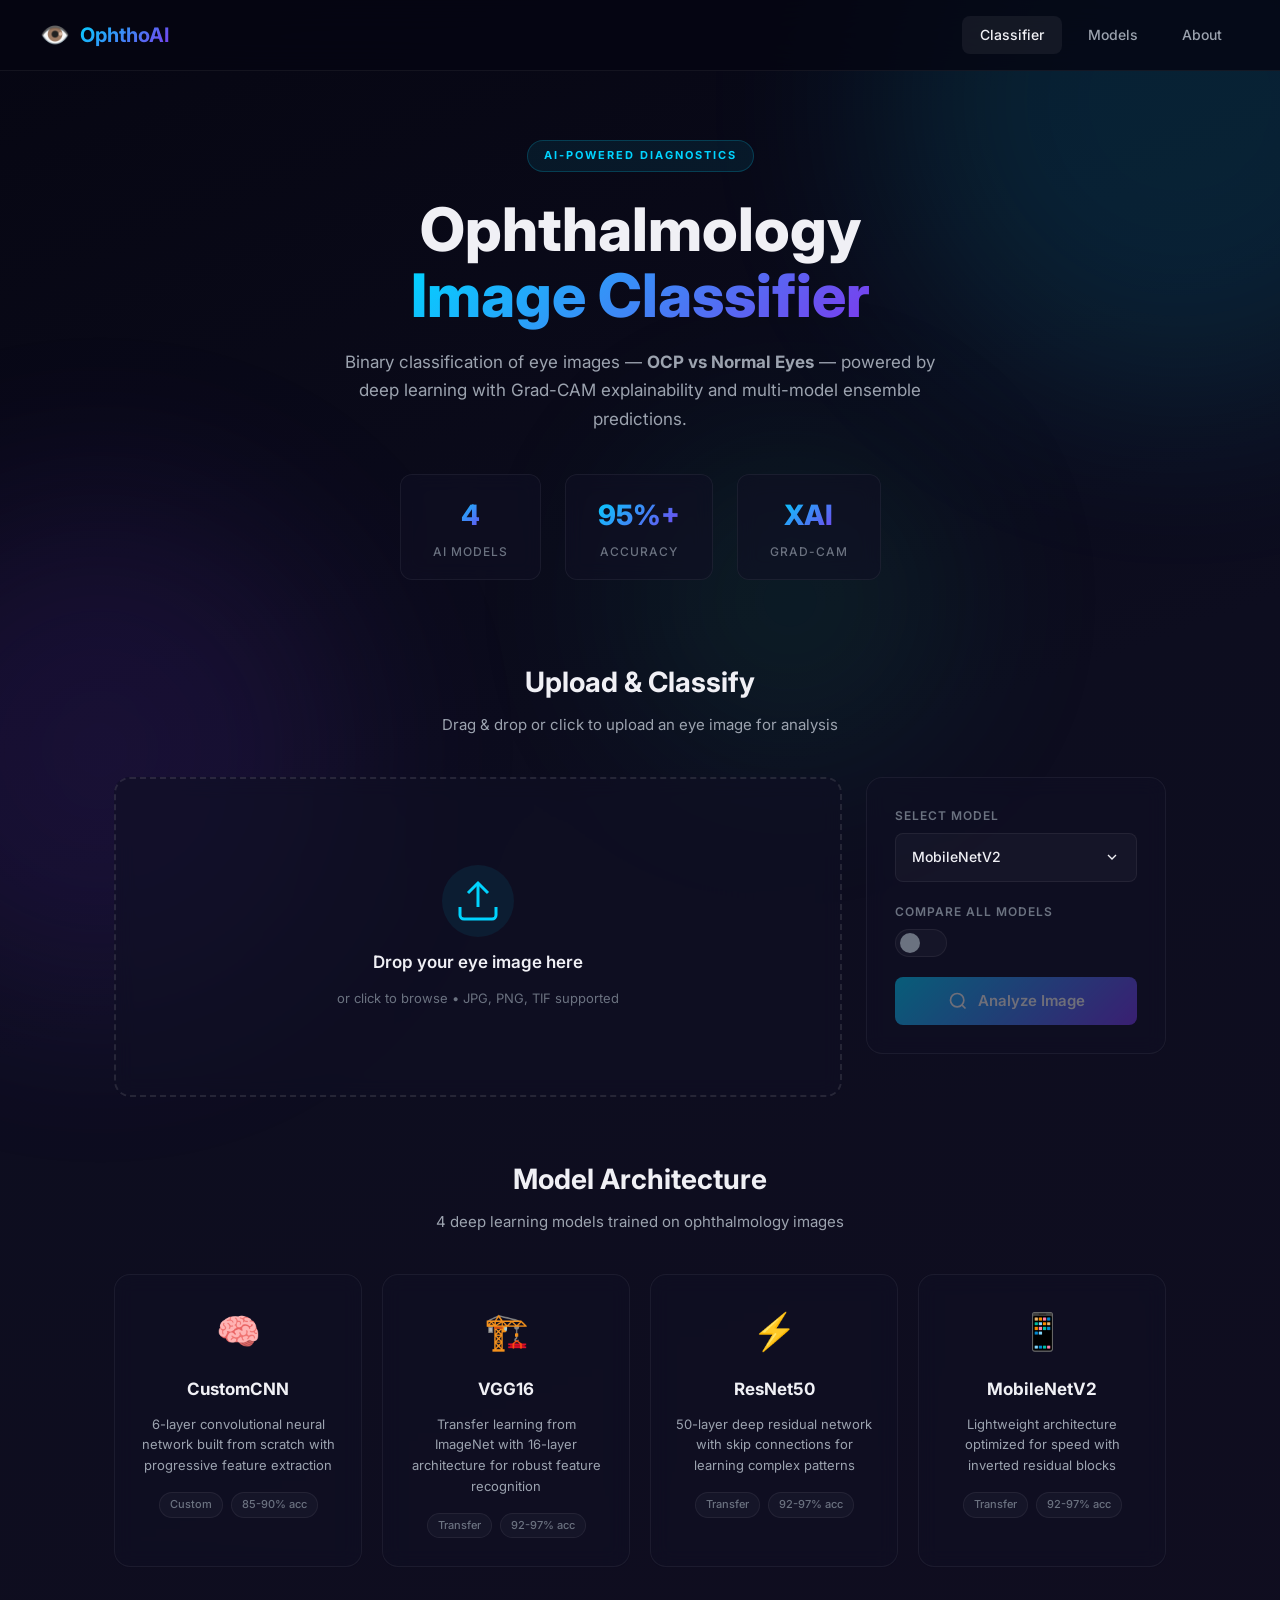
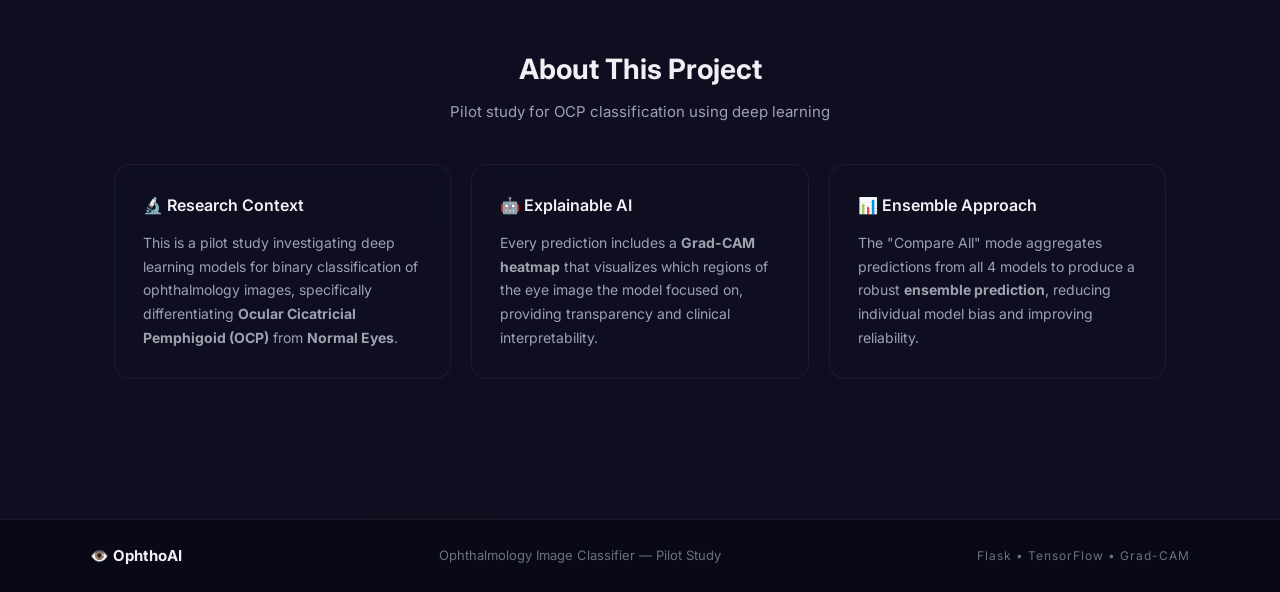
<file: templates/index.html>
<!DOCTYPE html>
<html lang="en">
<head>
    <meta charset="UTF-8">
    <meta name="viewport" content="width=device-width, initial-scale=1.0">
    <title>OphthoAI — OCP Eye Classifier</title>
    <meta name="description" content="Professional AI-powered ophthalmology image classifier for OCP vs Normal Eyes using deep learning with Grad-CAM explainability.">
    <link rel="preconnect" href="https://fonts.googleapis.com">
    <link rel="preconnect" href="https://fonts.gstatic.com" crossorigin>
    <link href="https://fonts.googleapis.com/css2?family=Inter:wght@300;400;500;600;700;800&display=swap" rel="stylesheet">
    <link rel="stylesheet" href="/static/style.css">
</head>
<body>

    <!-- Animated Background Orbs -->
    <div class="bg-orb bg-orb-1"></div>
    <div class="bg-orb bg-orb-2"></div>
    <div class="bg-orb bg-orb-3"></div>

    <!-- Navigation -->
    <nav class="navbar">
        <div class="nav-brand">
            <span class="nav-icon">👁️</span>
            <span class="nav-title">OphthoAI</span>
        </div>
        <div class="nav-links">
            <a href="#classifier" class="nav-link active">Classifier</a>
            <a href="#models" class="nav-link">Models</a>
            <a href="#about" class="nav-link">About</a>
        </div>
    </nav>

    <!-- Hero Section -->
    <header class="hero" id="classifier">
        <div class="hero-content">
            <div class="hero-badge">AI-POWERED DIAGNOSTICS</div>
            <h1 class="hero-title">
                Ophthalmology<br>
                <span class="gradient-text">Image Classifier</span>
            </h1>
            <p class="hero-subtitle">
                Binary classification of eye images — <strong>OCP vs Normal Eyes</strong> — powered by 
                deep learning with Grad-CAM explainability and multi-model ensemble predictions.
            </p>
            <div class="hero-stats">
                <div class="stat-card">
                    <span class="stat-value">4</span>
                    <span class="stat-label">AI Models</span>
                </div>
                <div class="stat-card">
                    <span class="stat-value">95%+</span>
                    <span class="stat-label">Accuracy</span>
                </div>
                <div class="stat-card">
                    <span class="stat-value">XAI</span>
                    <span class="stat-label">Grad-CAM</span>
                </div>
            </div>
        </div>
    </header>

    <!-- Main Classifier Section -->
    <main class="main-content">

        <!-- Upload Section -->
        <section class="upload-section">
            <div class="section-header">
                <h2 class="section-title">Upload & Classify</h2>
                <p class="section-desc">Drag & drop or click to upload an eye image for analysis</p>
            </div>

            <div class="upload-container">
                <!-- Drop Zone -->
                <div class="drop-zone" id="dropZone">
                    <div class="drop-zone-content" id="dropZoneContent">
                        <div class="drop-icon">
                            <svg width="48" height="48" viewBox="0 0 24 24" fill="none" stroke="currentColor" stroke-width="1.5">
                                <path d="M21 15v4a2 2 0 0 1-2 2H5a2 2 0 0 1-2-2v-4"/>
                                <polyline points="17 8 12 3 7 8"/>
                                <line x1="12" y1="3" x2="12" y2="15"/>
                            </svg>
                        </div>
                        <p class="drop-text">Drop your eye image here</p>
                        <p class="drop-subtext">or click to browse • JPG, PNG, TIF supported</p>
                    </div>
                    <img id="imagePreview" class="image-preview" style="display:none;" alt="Uploaded eye image">
                    <input type="file" id="fileInput" accept="image/*" hidden>
                </div>

                <!-- Controls -->
                <div class="controls-panel">
                    <div class="control-group">
                        <label class="control-label">Select Model</label>
                        <div class="custom-select" id="modelSelect">
                            <div class="select-trigger" id="selectTrigger">
                                <span id="selectedModel">MobileNetV2</span>
                                <svg width="16" height="16" viewBox="0 0 24 24" fill="none" stroke="currentColor" stroke-width="2">
                                    <polyline points="6 9 12 15 18 9"/>
                                </svg>
                            </div>
                            <div class="select-options" id="selectOptions">
                                <div class="select-option active" data-value="MobileNetV2">
                                    <span class="option-name">MobileNetV2</span>
                                    <span class="option-badge">Recommended</span>
                                </div>
                                <div class="select-option" data-value="VGG16">
                                    <span class="option-name">VGG16</span>
                                    <span class="option-badge transfer">Transfer</span>
                                </div>
                                <div class="select-option" data-value="ResNet50">
                                    <span class="option-name">ResNet50</span>
                                    <span class="option-badge transfer">Transfer</span>
                                </div>
                                <div class="select-option" data-value="CustomCNN">
                                    <span class="option-name">CustomCNN</span>
                                    <span class="option-badge custom">Custom</span>
                                </div>
                            </div>
                        </div>
                    </div>

                    <div class="control-group">
                        <label class="control-label">Compare All Models</label>
                        <label class="toggle-switch">
                            <input type="checkbox" id="compareToggle">
                            <span class="toggle-slider"></span>
                        </label>
                    </div>

                    <button class="predict-btn" id="predictBtn" disabled>
                        <svg width="20" height="20" viewBox="0 0 24 24" fill="none" stroke="currentColor" stroke-width="2">
                            <circle cx="11" cy="11" r="8"/>
                            <line x1="21" y1="21" x2="16.65" y2="16.65"/>
                        </svg>
                        <span>Analyze Image</span>
                    </button>

                    <button class="clear-btn" id="clearBtn" style="display:none;">
                        <svg width="16" height="16" viewBox="0 0 24 24" fill="none" stroke="currentColor" stroke-width="2">
                            <line x1="18" y1="6" x2="6" y2="18"/>
                            <line x1="6" y1="6" x2="18" y2="18"/>
                        </svg>
                        <span>Clear</span>
                    </button>
                </div>
            </div>
        </section>

        <!-- Loading Overlay -->
        <div class="loading-overlay" id="loadingOverlay" style="display:none;">
            <div class="loading-spinner">
                <div class="spinner-ring"></div>
                <div class="spinner-ring"></div>
                <div class="spinner-ring"></div>
            </div>
            <p class="loading-text">Analyzing image with AI...</p>
            <p class="loading-subtext">Running deep learning inference & generating Grad-CAM heatmap</p>
        </div>

        <!-- Results Section -->
        <section class="results-section" id="resultsSection" style="display:none;">
            <div class="section-header">
                <h2 class="section-title">Analysis Results</h2>
                <p class="section-desc" id="resultsDesc">Prediction results with explainability</p>
            </div>

            <!-- Single Model Result -->
            <div class="single-result" id="singleResult" style="display:none;">
                <div class="result-grid">
                    <div class="result-card prediction-card">
                        <div class="card-header">
                            <h3 class="card-title">Prediction</h3>
                            <span class="model-tag" id="resultModelTag"></span>
                        </div>
                        <div class="prediction-main">
                            <div class="prediction-class" id="resultClass"></div>
                            <div class="confidence-ring" id="confidenceRing">
                                <svg viewBox="0 0 120 120">
                                    <circle class="ring-bg" cx="60" cy="60" r="52"/>
                                    <circle class="ring-fill" cx="60" cy="60" r="52" id="ringFill"/>
                                </svg>
                                <span class="confidence-value" id="confidenceValue"></span>
                            </div>
                        </div>
                        <div class="prob-bars" id="probBars"></div>
                    </div>

                    <div class="result-card heatmap-card">
                        <div class="card-header">
                            <h3 class="card-title">Grad-CAM Explanation</h3>
                            <span class="xai-badge">XAI</span>
                        </div>
                        <div class="heatmap-container">
                            <div class="heatmap-images">
                                <div class="heatmap-item">
                                    <img id="originalImg" alt="Original image">
                                    <span class="heatmap-label">Original</span>
                                </div>
                                <div class="heatmap-item">
                                    <img id="heatmapImg" alt="Grad-CAM heatmap overlay">
                                    <span class="heatmap-label">Grad-CAM Overlay</span>
                                </div>
                            </div>
                            <p class="heatmap-desc">
                                Grad-CAM highlights the regions the model focused on to make its prediction.
                                Warmer colors (red/yellow) indicate higher importance.
                            </p>
                        </div>
                    </div>
                </div>
            </div>

            <!-- Compare All Results -->
            <div class="compare-results" id="compareResults" style="display:none;">
                <!-- Ensemble Card -->
                <div class="ensemble-card" id="ensembleCard">
                    <div class="ensemble-icon">🎯</div>
                    <div class="ensemble-info">
                        <h3>Ensemble Prediction</h3>
                        <div class="ensemble-class" id="ensembleClass"></div>
                    </div>
                    <div class="ensemble-confidence" id="ensembleConfidence"></div>
                </div>

                <!-- Model Cards Grid -->
                <div class="model-cards-grid" id="modelCardsGrid"></div>
            </div>
        </section>

        <!-- Models Info Section -->
        <section class="models-section" id="models">
            <div class="section-header">
                <h2 class="section-title">Model Architecture</h2>
                <p class="section-desc">4 deep learning models trained on ophthalmology images</p>
            </div>
            <div class="models-grid">
                <div class="model-info-card">
                    <div class="model-info-icon">🧠</div>
                    <h3>CustomCNN</h3>
                    <p>6-layer convolutional neural network built from scratch with progressive feature extraction</p>
                    <div class="model-meta">
                        <span class="meta-tag">Custom</span>
                        <span class="meta-tag">85-90% acc</span>
                    </div>
                </div>
                <div class="model-info-card">
                    <div class="model-info-icon">🏗️</div>
                    <h3>VGG16</h3>
                    <p>Transfer learning from ImageNet with 16-layer architecture for robust feature recognition</p>
                    <div class="model-meta">
                        <span class="meta-tag">Transfer</span>
                        <span class="meta-tag">92-97% acc</span>
                    </div>
                </div>
                <div class="model-info-card">
                    <div class="model-info-icon">⚡</div>
                    <h3>ResNet50</h3>
                    <p>50-layer deep residual network with skip connections for learning complex patterns</p>
                    <div class="model-meta">
                        <span class="meta-tag">Transfer</span>
                        <span class="meta-tag">92-97% acc</span>
                    </div>
                </div>
                <div class="model-info-card">
                    <div class="model-info-icon">📱</div>
                    <h3>MobileNetV2</h3>
                    <p>Lightweight architecture optimized for speed with inverted residual blocks</p>
                    <div class="model-meta">
                        <span class="meta-tag">Transfer</span>
                        <span class="meta-tag">92-97% acc</span>
                    </div>
                </div>
            </div>
        </section>

        <!-- About Section -->
        <section class="about-section" id="about">
            <div class="section-header">
                <h2 class="section-title">About This Project</h2>
                <p class="section-desc">Pilot study for OCP classification using deep learning</p>
            </div>
            <div class="about-grid">
                <div class="about-card">
                    <h3>🔬 Research Context</h3>
                    <p>This is a pilot study investigating deep learning models for binary classification of ophthalmology images, specifically differentiating <strong>Ocular Cicatricial Pemphigoid (OCP)</strong> from <strong>Normal Eyes</strong>.</p>
                </div>
                <div class="about-card">
                    <h3>🤖 Explainable AI</h3>
                    <p>Every prediction includes a <strong>Grad-CAM heatmap</strong> that visualizes which regions of the eye image the model focused on, providing transparency and clinical interpretability.</p>
                </div>
                <div class="about-card">
                    <h3>📊 Ensemble Approach</h3>
                    <p>The "Compare All" mode aggregates predictions from all 4 models to produce a robust <strong>ensemble prediction</strong>, reducing individual model bias and improving reliability.</p>
                </div>
            </div>
        </section>
    </main>

    <!-- Footer -->
    <footer class="footer">
        <div class="footer-content">
            <span class="footer-brand">👁️ OphthoAI</span>
            <span class="footer-text">Ophthalmology Image Classifier — Pilot Study</span>
            <span class="footer-tech">Flask • TensorFlow • Grad-CAM</span>
        </div>
    </footer>

    <script src="/static/script.js"></script>
</body>
</html>
</file>
<file: static/style.css>
:root {
    --bg-primary: #060612;
    --bg-secondary: #0d0d1f;
    --bg-card: rgba(15, 15, 35, 0.6);
    --bg-glass: rgba(255, 255, 255, 0.03);
    --bg-glass-hover: rgba(255, 255, 255, 0.06);
    --text-primary: #f0f0f5;
    --text-secondary: #9ca3af;
    --text-muted: #6b7280;
    --accent-cyan: #00d4ff;
    --accent-violet: #7c3aed;
    --accent-emerald: #10b981;
    --accent-rose: #f43f5e;
    --accent-amber: #f59e0b;
    --gradient-main: linear-gradient(135deg, #00d4ff, #7c3aed);
    --gradient-bg: linear-gradient(160deg, #060612 0%, #0d0d1f 40%, #110d20 100%);
    --border-subtle: rgba(255, 255, 255, 0.06);
    --border-accent: rgba(0, 212, 255, 0.2);
    --shadow-glow: 0 0 30px rgba(0, 212, 255, 0.15);
    --radius-sm: 8px;
    --radius-md: 12px;
    --radius-lg: 16px;
    --font: 'Inter', -apple-system, BlinkMacSystemFont, sans-serif;
    --transition: all 0.3s cubic-bezier(0.4, 0, 0.2, 1);
}
*, *::before, *::after { margin: 0; padding: 0; box-sizing: border-box; }
html { scroll-behavior: smooth; }
body {
    font-family: var(--font);
    background: var(--gradient-bg);
    color: var(--text-primary);
    line-height: 1.6;
    min-height: 100vh;
    overflow-x: hidden;
    -webkit-font-smoothing: antialiased;
}
.bg-orb { position: fixed; border-radius: 50%; filter: blur(100px); opacity: 0.12; pointer-events: none; z-index: 0; }
.bg-orb-1 { width: 600px; height: 600px; background: var(--accent-cyan); top: -200px; right: -200px; animation: float-orb 20s ease-in-out infinite; }
.bg-orb-2 { width: 500px; height: 500px; background: var(--accent-violet); bottom: -100px; left: -150px; animation: float-orb 25s ease-in-out infinite reverse; }
.bg-orb-3 { width: 300px; height: 300px; background: var(--accent-emerald); top: 50%; left: 50%; animation: float-orb 18s ease-in-out infinite 5s; }
@keyframes float-orb {
    0%, 100% { transform: translate(0, 0) scale(1); }
    25% { transform: translate(30px, -40px) scale(1.05); }
    50% { transform: translate(-20px, 20px) scale(0.95); }
    75% { transform: translate(40px, 30px) scale(1.03); }
}
.navbar { position: fixed; top: 0; left: 0; right: 0; z-index: 100; display: flex; align-items: center; justify-content: space-between; padding: 16px 40px; background: rgba(6, 6, 18, 0.8); backdrop-filter: blur(20px); border-bottom: 1px solid var(--border-subtle); }
.nav-brand { display: flex; align-items: center; gap: 10px; }
.nav-icon { font-size: 24px; }
.nav-title { font-size: 20px; font-weight: 700; background: var(--gradient-main); -webkit-background-clip: text; -webkit-text-fill-color: transparent; background-clip: text; }
.nav-links { display: flex; gap: 8px; }
.nav-link { padding: 8px 18px; border-radius: 8px; font-size: 14px; font-weight: 500; color: var(--text-secondary); text-decoration: none; transition: var(--transition); }
.nav-link:hover, .nav-link.active { color: var(--text-primary); background: var(--bg-glass-hover); }
.hero { position: relative; z-index: 1; padding: 140px 40px 80px; text-align: center; }
.hero-content { max-width: 800px; margin: 0 auto; }
.hero-badge { display: inline-block; padding: 6px 16px; border-radius: 100px; font-size: 11px; font-weight: 700; letter-spacing: 2px; color: var(--accent-cyan); background: rgba(0, 212, 255, 0.08); border: 1px solid rgba(0, 212, 255, 0.2); margin-bottom: 24px; }
.hero-title { font-size: clamp(36px, 5vw, 60px); font-weight: 800; line-height: 1.1; margin-bottom: 20px; }
.gradient-text { background: var(--gradient-main); -webkit-background-clip: text; -webkit-text-fill-color: transparent; background-clip: text; }
.hero-subtitle { font-size: 17px; color: var(--text-secondary); max-width: 600px; margin: 0 auto 40px; line-height: 1.7; }
.hero-stats { display: flex; justify-content: center; gap: 24px; flex-wrap: wrap; }
.stat-card { display: flex; flex-direction: column; align-items: center; padding: 18px 32px; background: var(--bg-card); border: 1px solid var(--border-subtle); border-radius: var(--radius-md); backdrop-filter: blur(10px); transition: var(--transition); }
.stat-card:hover { border-color: var(--border-accent); box-shadow: var(--shadow-glow); transform: translateY(-2px); }
.stat-value { font-size: 28px; font-weight: 800; background: var(--gradient-main); -webkit-background-clip: text; -webkit-text-fill-color: transparent; background-clip: text; }
.stat-label { font-size: 12px; color: var(--text-muted); font-weight: 500; text-transform: uppercase; letter-spacing: 1px; margin-top: 4px; }
.main-content { position: relative; z-index: 1; max-width: 1100px; margin: 0 auto; padding: 0 24px 60px; }
.section-header { text-align: center; margin-bottom: 40px; }
.section-title { font-size: 28px; font-weight: 700; margin-bottom: 8px; }
.section-desc { font-size: 15px; color: var(--text-secondary); }
.upload-section { margin-bottom: 60px; }
.upload-container { display: grid; grid-template-columns: 1fr 300px; gap: 24px; align-items: start; }
.drop-zone { position: relative; min-height: 320px; border: 2px dashed rgba(255, 255, 255, 0.1); border-radius: var(--radius-lg); background: var(--bg-card); backdrop-filter: blur(10px); display: flex; align-items: center; justify-content: center; cursor: pointer; transition: var(--transition); overflow: hidden; }
.drop-zone:hover, .drop-zone.dragover { border-color: var(--accent-cyan); background: rgba(0, 212, 255, 0.03); box-shadow: var(--shadow-glow); }
.drop-zone-content { display: flex; flex-direction: column; align-items: center; gap: 12px; padding: 40px; }
.drop-icon { width: 72px; height: 72px; border-radius: 50%; background: rgba(0, 212, 255, 0.08); display: flex; align-items: center; justify-content: center; color: var(--accent-cyan); transition: var(--transition); }
.drop-zone:hover .drop-icon { transform: scale(1.1); background: rgba(0, 212, 255, 0.12); }
.drop-text { font-size: 17px; font-weight: 600; color: var(--text-primary); }
.drop-subtext { font-size: 13px; color: var(--text-muted); }
.image-preview { max-width: 100%; max-height: 400px; border-radius: var(--radius-md); object-fit: contain; padding: 16px; }
.controls-panel { display: flex; flex-direction: column; gap: 20px; padding: 28px; background: var(--bg-card); border: 1px solid var(--border-subtle); border-radius: var(--radius-lg); backdrop-filter: blur(10px); }
.control-group { display: flex; flex-direction: column; gap: 8px; }
.control-label { font-size: 12px; font-weight: 600; color: var(--text-muted); text-transform: uppercase; letter-spacing: 1px; }
.custom-select { position: relative; }
.select-trigger { display: flex; align-items: center; justify-content: space-between; padding: 12px 16px; background: var(--bg-glass); border: 1px solid var(--border-subtle); border-radius: var(--radius-sm); cursor: pointer; font-size: 14px; font-weight: 500; color: var(--text-primary); transition: var(--transition); }
.select-trigger:hover { border-color: var(--border-accent); }
.select-options { position: absolute; top: calc(100% + 4px); left: 0; right: 0; background: rgba(15, 15, 35, 0.95); border: 1px solid var(--border-subtle); border-radius: var(--radius-sm); backdrop-filter: blur(20px); overflow: hidden; opacity: 0; visibility: hidden; transform: translateY(-8px); transition: var(--transition); z-index: 50; }
.select-options.open { opacity: 1; visibility: visible; transform: translateY(0); }
.select-option { display: flex; align-items: center; justify-content: space-between; padding: 12px 16px; font-size: 14px; cursor: pointer; transition: var(--transition); color: var(--text-secondary); }
.select-option:hover { background: var(--bg-glass-hover); color: var(--text-primary); }
.select-option.active { color: var(--accent-cyan); background: rgba(0, 212, 255, 0.05); }
.option-badge { font-size: 10px; padding: 2px 8px; border-radius: 100px; font-weight: 600; background: rgba(0, 212, 255, 0.12); color: var(--accent-cyan); }
.option-badge.transfer { background: rgba(124, 58, 237, 0.12); color: var(--accent-violet); }
.option-badge.custom { background: rgba(245, 158, 11, 0.12); color: var(--accent-amber); }
.toggle-switch { position: relative; display: inline-block; width: 52px; height: 28px; cursor: pointer; }
.toggle-switch input { opacity: 0; width: 0; height: 0; }
.toggle-slider { position: absolute; inset: 0; background: var(--bg-glass); border: 1px solid var(--border-subtle); border-radius: 100px; transition: var(--transition); }
.toggle-slider::before { content: ''; position: absolute; width: 20px; height: 20px; border-radius: 50%; background: var(--text-muted); top: 3px; left: 4px; transition: var(--transition); }
.toggle-switch input:checked + .toggle-slider { background: rgba(0, 212, 255, 0.15); border-color: var(--accent-cyan); }
.toggle-switch input:checked + .toggle-slider::before { background: var(--accent-cyan); transform: translateX(23px); box-shadow: 0 0 10px rgba(0, 212, 255, 0.4); }
.predict-btn { display: flex; align-items: center; justify-content: center; gap: 10px; padding: 14px 24px; background: var(--gradient-main); border: none; border-radius: var(--radius-sm); color: white; font-family: var(--font); font-size: 15px; font-weight: 600; cursor: pointer; transition: var(--transition); overflow: hidden; }
.predict-btn:hover:not(:disabled) { transform: translateY(-2px); box-shadow: 0 8px 30px rgba(0, 212, 255, 0.3); }
.predict-btn:disabled { opacity: 0.4; cursor: not-allowed; }
.clear-btn { display: flex; align-items: center; justify-content: center; gap: 8px; padding: 10px 16px; background: transparent; border: 1px solid var(--border-subtle); border-radius: var(--radius-sm); color: var(--text-secondary); font-family: var(--font); font-size: 13px; font-weight: 500; cursor: pointer; transition: var(--transition); }
.clear-btn:hover { border-color: var(--accent-rose); color: var(--accent-rose); background: rgba(244, 63, 94, 0.05); }
.loading-overlay { text-align: center; padding: 60px 24px; margin-bottom: 40px; }
.loading-spinner { position: relative; width: 80px; height: 80px; margin: 0 auto 24px; }
.spinner-ring { position: absolute; inset: 0; border: 3px solid transparent; border-radius: 50%; }
.spinner-ring:nth-child(1) { border-top-color: var(--accent-cyan); animation: spin 1s linear infinite; }
.spinner-ring:nth-child(2) { inset: 8px; border-right-color: var(--accent-violet); animation: spin 1.5s linear infinite reverse; }
.spinner-ring:nth-child(3) { inset: 16px; border-bottom-color: var(--accent-emerald); animation: spin 2s linear infinite; }
@keyframes spin { to { transform: rotate(360deg); } }
.loading-text { font-size: 18px; font-weight: 600; color: var(--text-primary); margin-bottom: 6px; }
.loading-subtext { font-size: 13px; color: var(--text-muted); }
.results-section { margin-bottom: 80px; animation: fadeUp 0.5s ease-out; }
@keyframes fadeUp { from { opacity: 0; transform: translateY(20px); } to { opacity: 1; transform: translateY(0); } }
.result-card { background: var(--bg-card); border: 1px solid var(--border-subtle); border-radius: var(--radius-lg); padding: 28px; backdrop-filter: blur(10px); transition: var(--transition); }
.result-card:hover { border-color: var(--border-accent); }
.card-header { display: flex; align-items: center; justify-content: space-between; margin-bottom: 24px; }
.card-title { font-size: 16px; font-weight: 600; }
.model-tag { font-size: 11px; padding: 4px 12px; border-radius: 100px; font-weight: 600; background: rgba(0, 212, 255, 0.1); color: var(--accent-cyan); border: 1px solid rgba(0, 212, 255, 0.2); }
.xai-badge { font-size: 11px; padding: 4px 12px; border-radius: 100px; font-weight: 700; background: rgba(124, 58, 237, 0.12); color: var(--accent-violet); border: 1px solid rgba(124, 58, 237, 0.2); letter-spacing: 1px; }
.result-grid { display: grid; grid-template-columns: 1fr 1fr; gap: 24px; }
.prediction-main { display: flex; align-items: center; justify-content: space-between; margin-bottom: 28px; }
.prediction-class { font-size: 32px; font-weight: 800; background: var(--gradient-main); -webkit-background-clip: text; -webkit-text-fill-color: transparent; background-clip: text; }
.confidence-ring { position: relative; width: 100px; height: 100px; }
.confidence-ring svg { width: 100%; height: 100%; transform: rotate(-90deg); }
.ring-bg { fill: none; stroke: var(--border-subtle); stroke-width: 6; }
.ring-fill { fill: none; stroke: var(--accent-cyan); stroke-width: 6; stroke-linecap: round; stroke-dasharray: 326.73; stroke-dashoffset: 326.73; transition: stroke-dashoffset 1.5s ease-out; }
.confidence-value { position: absolute; inset: 0; display: flex; align-items: center; justify-content: center; font-size: 22px; font-weight: 700; color: var(--accent-cyan); }
.prob-bars { display: flex; flex-direction: column; gap: 14px; }
.prob-bar-item { display: flex; flex-direction: column; gap: 6px; }
.prob-bar-header { display: flex; justify-content: space-between; font-size: 13px; }
.prob-bar-name { font-weight: 500; color: var(--text-secondary); }
.prob-bar-value { font-weight: 700; color: var(--text-primary); }
.prob-bar-track { height: 6px; background: var(--bg-glass); border-radius: 100px; overflow: hidden; }
.prob-bar-fill { height: 100%; border-radius: 100px; background: var(--gradient-main); width: 0; transition: width 1.2s cubic-bezier(0.4, 0, 0.2, 1); }
.prob-bar-fill.secondary { background: linear-gradient(135deg, var(--text-muted), var(--text-secondary)); }
.heatmap-container { display: flex; flex-direction: column; gap: 16px; }
.heatmap-images { display: grid; grid-template-columns: 1fr 1fr; gap: 16px; }
.heatmap-item { text-align: center; }
.heatmap-item img { width: 100%; border-radius: var(--radius-md); border: 1px solid var(--border-subtle); }
.heatmap-label { display: block; margin-top: 8px; font-size: 12px; font-weight: 500; color: var(--text-muted); }
.heatmap-desc { font-size: 13px; color: var(--text-muted); line-height: 1.6; padding: 12px 16px; background: var(--bg-glass); border-radius: var(--radius-sm); border-left: 3px solid var(--accent-violet); }
.ensemble-card { display: flex; align-items: center; gap: 20px; padding: 24px 32px; background: linear-gradient(135deg, rgba(0, 212, 255, 0.05), rgba(124, 58, 237, 0.05)); border: 1px solid var(--border-accent); border-radius: var(--radius-lg); margin-bottom: 24px; box-shadow: var(--shadow-glow); }
.ensemble-icon { font-size: 36px; }
.ensemble-info h3 { font-size: 13px; font-weight: 600; color: var(--text-muted); text-transform: uppercase; letter-spacing: 1px; margin-bottom: 4px; }
.ensemble-class { font-size: 28px; font-weight: 800; background: var(--gradient-main); -webkit-background-clip: text; -webkit-text-fill-color: transparent; background-clip: text; }
.ensemble-confidence { margin-left: auto; font-size: 32px; font-weight: 800; color: var(--accent-cyan); }
.model-cards-grid { display: grid; grid-template-columns: repeat(2, 1fr); gap: 20px; }
.compare-card { background: var(--bg-card); border: 1px solid var(--border-subtle); border-radius: var(--radius-lg); padding: 24px; backdrop-filter: blur(10px); transition: var(--transition); }
.compare-card:hover { border-color: var(--border-accent); transform: translateY(-2px); }
.compare-card-header { display: flex; align-items: center; justify-content: space-between; margin-bottom: 16px; }
.compare-model-name { font-size: 16px; font-weight: 700; }
.compare-confidence { font-size: 22px; font-weight: 800; color: var(--accent-cyan); }
.compare-class { font-size: 14px; font-weight: 600; color: var(--accent-emerald); margin-bottom: 16px; padding: 6px 14px; background: rgba(16, 185, 129, 0.08); border-radius: 100px; display: inline-block; }
.compare-class.ocp { color: var(--accent-rose); background: rgba(244, 63, 94, 0.08); }
.compare-heatmap { width: 100%; border-radius: var(--radius-sm); border: 1px solid var(--border-subtle); margin-top: 12px; }
.compare-probs { margin-top: 12px; }
.compare-prob-item { display: flex; justify-content: space-between; font-size: 12px; color: var(--text-muted); padding: 4px 0; }
.models-section { margin-bottom: 80px; }
.models-grid { display: grid; grid-template-columns: repeat(4, 1fr); gap: 20px; }
.model-info-card { background: var(--bg-card); border: 1px solid var(--border-subtle); border-radius: var(--radius-lg); padding: 28px 24px; text-align: center; backdrop-filter: blur(10px); transition: var(--transition); }
.model-info-card:hover { border-color: var(--border-accent); transform: translateY(-4px); box-shadow: var(--shadow-glow); }
.model-info-icon { font-size: 36px; margin-bottom: 16px; }
.model-info-card h3 { font-size: 17px; font-weight: 700; margin-bottom: 10px; }
.model-info-card p { font-size: 13px; color: var(--text-secondary); line-height: 1.6; margin-bottom: 16px; }
.model-meta { display: flex; gap: 8px; justify-content: center; flex-wrap: wrap; }
.meta-tag { font-size: 11px; padding: 3px 10px; border-radius: 100px; background: var(--bg-glass); color: var(--text-muted); border: 1px solid var(--border-subtle); font-weight: 500; }
.about-section { margin-bottom: 80px; }
.about-grid { display: grid; grid-template-columns: repeat(3, 1fr); gap: 20px; }
.about-card { background: var(--bg-card); border: 1px solid var(--border-subtle); border-radius: var(--radius-lg); padding: 28px; backdrop-filter: blur(10px); transition: var(--transition); }
.about-card:hover { border-color: var(--border-accent); }
.about-card h3 { font-size: 16px; font-weight: 600; margin-bottom: 12px; }
.about-card p { font-size: 14px; color: var(--text-secondary); line-height: 1.7; }
.footer { position: relative; z-index: 1; border-top: 1px solid var(--border-subtle); padding: 24px 40px; background: rgba(6, 6, 18, 0.6); backdrop-filter: blur(10px); }
.footer-content { display: flex; align-items: center; justify-content: space-between; max-width: 1100px; margin: 0 auto; }
.footer-brand { font-weight: 700; font-size: 15px; }
.footer-text { font-size: 13px; color: var(--text-muted); }
.footer-tech { font-size: 12px; color: var(--text-muted); letter-spacing: 1px; }
.error-toast { position: fixed; bottom: 30px; left: 50%; transform: translateX(-50%) translateY(100px); padding: 14px 28px; background: rgba(244, 63, 94, 0.15); border: 1px solid var(--accent-rose); border-radius: var(--radius-md); color: var(--accent-rose); font-size: 14px; font-weight: 500; z-index: 200; backdrop-filter: blur(20px); transition: transform 0.4s ease; }
.error-toast.visible { transform: translateX(-50%) translateY(0); }
@media (max-width: 1024px) { .models-grid { grid-template-columns: repeat(2, 1fr); } }
@media (max-width: 768px) {
    .navbar { padding: 12px 20px; }
    .nav-links { display: none; }
    .hero { padding: 120px 20px 60px; }
    .hero-title { font-size: 32px; }
    .upload-container { grid-template-columns: 1fr; }
    .result-grid { grid-template-columns: 1fr; }
    .model-cards-grid { grid-template-columns: 1fr; }
    .about-grid { grid-template-columns: 1fr; }
    .models-grid { grid-template-columns: 1fr; }
    .footer-content { flex-direction: column; gap: 8px; text-align: center; }
    .ensemble-card { flex-direction: column; text-align: center; }
    .ensemble-confidence { margin-left: 0; }
}
</file>
